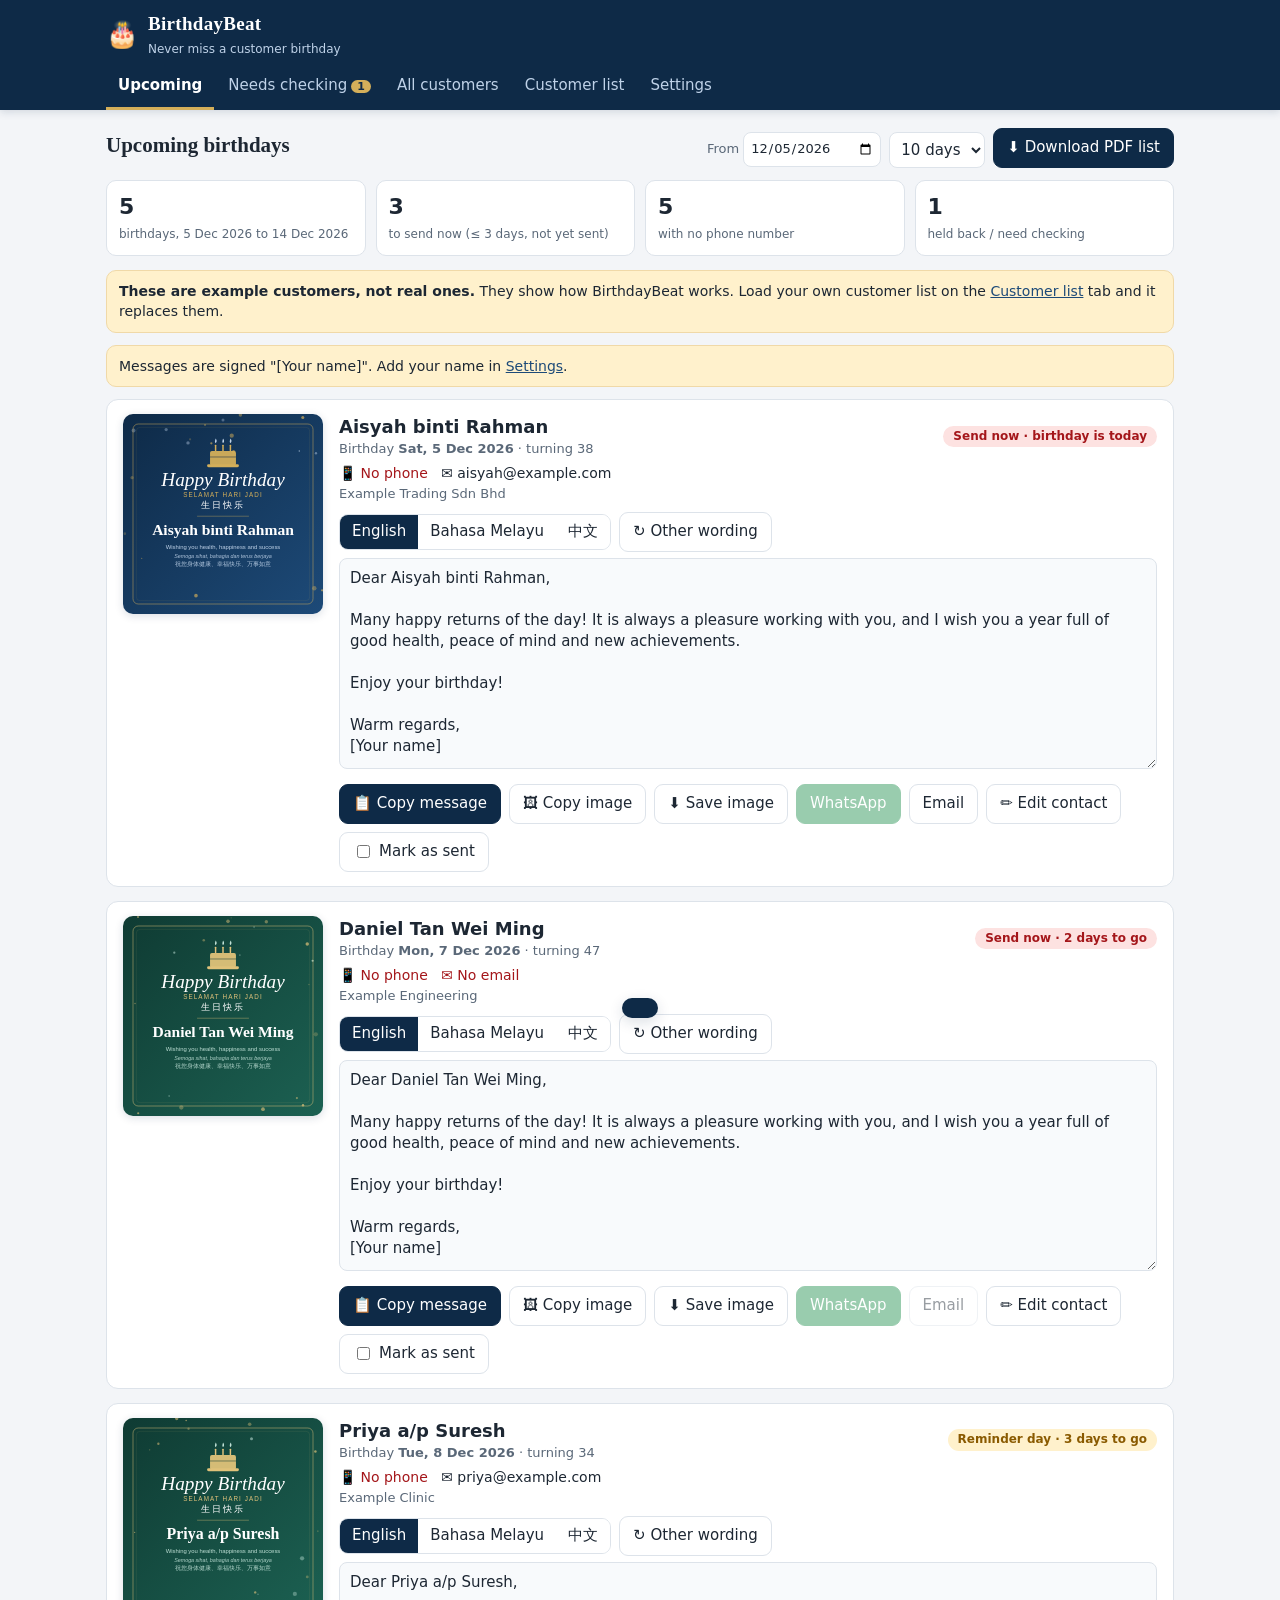
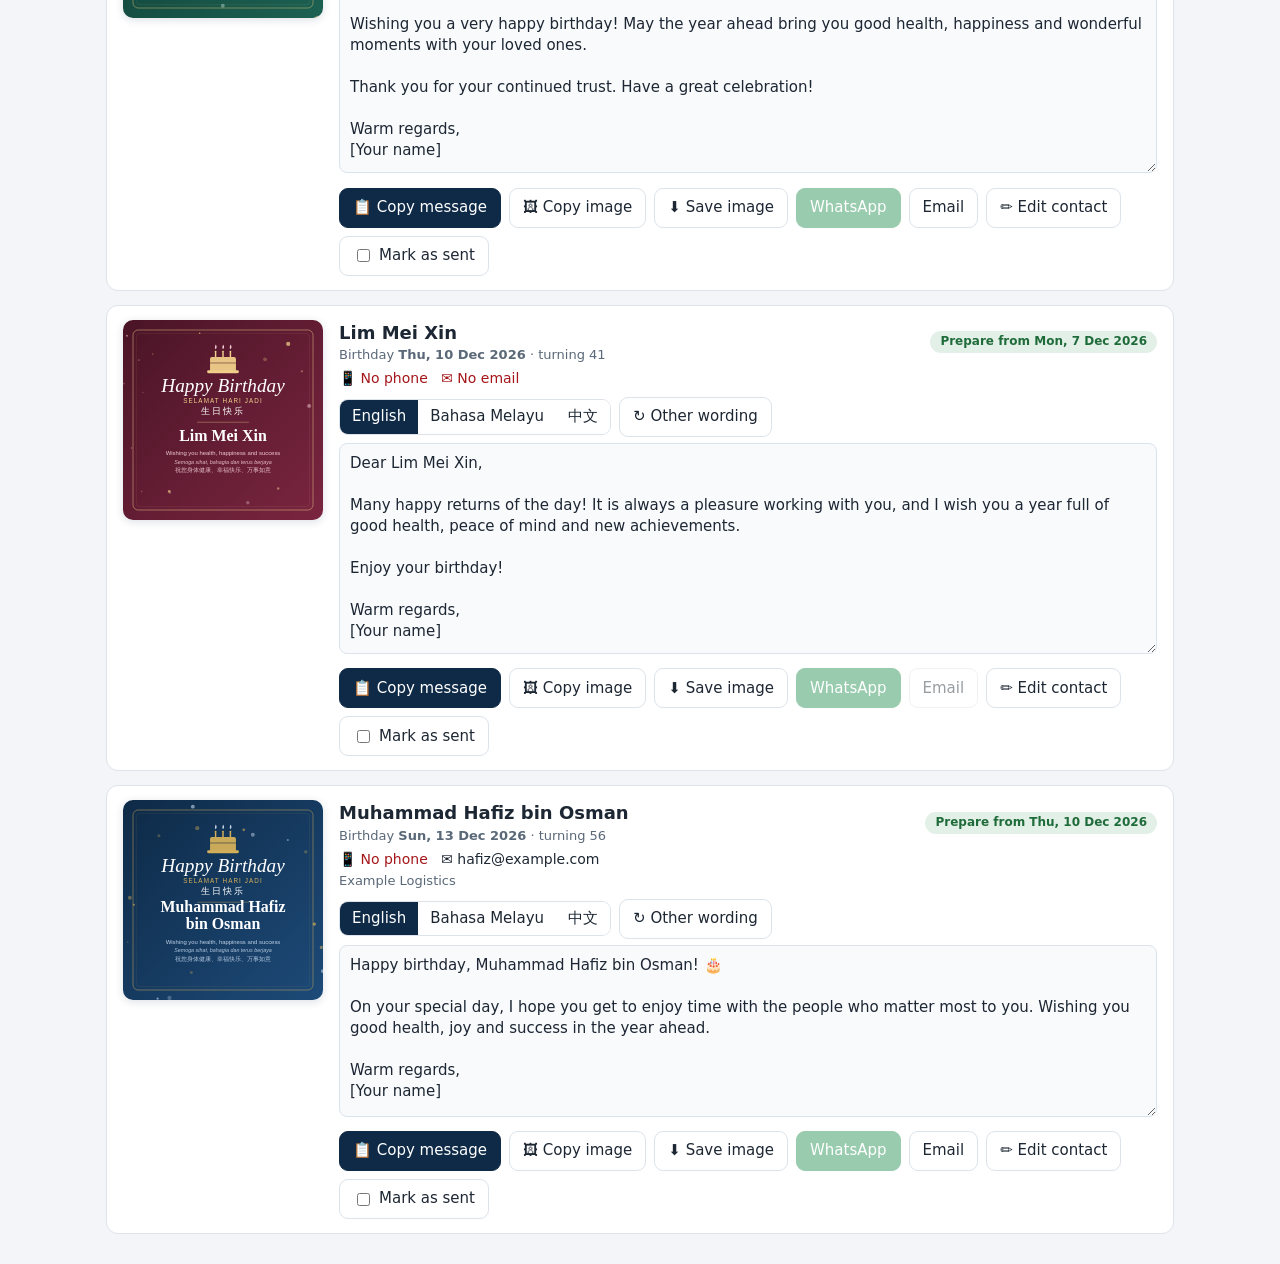
<file: index.html>
<!doctype html>
<html lang="en">
<head>
<meta charset="utf-8">
<meta name="viewport" content="width=device-width, initial-scale=1, viewport-fit=cover">
<meta name="theme-color" content="#0E2A47">
<meta name="description" content="Never miss a customer birthday: upcoming birthdays with English, Malay and Chinese wishes and a card image.">
<meta name="apple-mobile-web-app-capable" content="yes">
<meta name="mobile-web-app-capable" content="yes">
<meta name="apple-mobile-web-app-status-bar-style" content="black-translucent">
<meta name="apple-mobile-web-app-title" content="BirthdayBeat">
<title>BirthdayBeat</title>
<link rel="manifest" href="manifest.webmanifest">
<link rel="icon" type="image/png" href="icons/icon-192.png">
<link rel="apple-touch-icon" href="icons/apple-touch-icon.png">
<link rel="stylesheet" href="styles.css">
</head>
<body>
<header class="bar"><div class="bar-in">
  <div class="brand"><span class="logo" aria-hidden="true">🎂</span><div><b>BirthdayBeat</b><small>Never miss a customer birthday</small></div></div>
  <nav id="tabs" class="tabs"></nav>
</div></header>
<main id="app"></main>
<div id="toast" class="toast" role="status" aria-live="polite"></div>
<script src="lib/xlsx.full.min.js"></script>
<script src="core.js"></script>
<script src="app.js"></script>
<script>
  // Installable app (phone home screen, offline). Skipped when opened as a local file.
  if ('serviceWorker' in navigator && location.protocol === 'https:') navigator.serviceWorker.register('sw.js').catch(function () {});
</script>
</body>
</html>
</file>
<file: styles.css>
/* Layout: sticky navy header with tabs; one centred working column of customer panels. */
:root{
  --navy:#0E2A47;--navy2:#1D4A78;--gold:#D4AF5A;--on-navy:#fff;--on-navy-mute:#BFD2E8;
  --bg:#F3F5F8;--card:#fff;--field:#fff;--sunk:#f8fafc;--ink:#1d2733;--mute:#5a6878;--line:#dde3ea;--link:#1D4A78;
  --pri:#0E2A47;--pri-hover:#1D4A78;--on-pri:#fff;
  --red:#a4161a;--redbg:#fde2e1;--redline:#f1b5b5;--amb:#8a5a00;--ambbg:#fff1cc;--ambline:#f0d9a8;--grn:#1f6b3a;--grnbg:#e3f0e8;--grnline:#bfdcc9;
  --sent:#1D4A78;--sentbg:#e6ecf5;--wa:#1f8f4e;--shadow:rgba(14,42,71,.15);--scrim:rgba(10,20,35,.45);
  --serif:Georgia,'Times New Roman',serif;--sans:'Segoe UI',Roboto,system-ui,Arial,'Microsoft YaHei','PingFang SC','Noto Sans SC',sans-serif;
}
@media (prefers-color-scheme:dark){:root:not([data-theme="light"]){
  --navy:#0B1F36;--navy2:#1D4A78;--on-navy-mute:#9fb6d0;
  --bg:#0f1620;--card:#172230;--field:#1c2938;--sunk:#141e2a;--ink:#e6ebf1;--mute:#9aa8b7;--line:#2a394b;--link:#8fb8e6;
  --pri:#D4AF5A;--pri-hover:#e2c27a;--on-pri:#0E2A47;
  --red:#ff9b9b;--redbg:#3a1d22;--redline:#6b2a32;--amb:#f2c96b;--ambbg:#3a2f15;--ambline:#5e4a1d;--grn:#8fd4a7;--grnbg:#163222;--grnline:#28533a;
  --sent:#9cc2ee;--sentbg:#1c2d44;--wa:#22a35a;--shadow:rgba(0,0,0,.4);--scrim:rgba(0,0,0,.6);color-scheme:dark}}
:root[data-theme="dark"]{
  --navy:#0B1F36;--navy2:#1D4A78;--on-navy-mute:#9fb6d0;
  --bg:#0f1620;--card:#172230;--field:#1c2938;--sunk:#141e2a;--ink:#e6ebf1;--mute:#9aa8b7;--line:#2a394b;--link:#8fb8e6;
  --pri:#D4AF5A;--pri-hover:#e2c27a;--on-pri:#0E2A47;
  --red:#ff9b9b;--redbg:#3a1d22;--redline:#6b2a32;--amb:#f2c96b;--ambbg:#3a2f15;--ambline:#5e4a1d;--grn:#8fd4a7;--grnbg:#163222;--grnline:#28533a;
  --sent:#9cc2ee;--sentbg:#1c2d44;--wa:#22a35a;--shadow:rgba(0,0,0,.4);--scrim:rgba(0,0,0,.6);color-scheme:dark}
*{box-sizing:border-box}
html,body{max-width:100%;overflow-x:hidden}
body{margin:0;background:var(--bg);color:var(--ink);font:15px/1.45 var(--sans)}
body::before{content:"";position:fixed;inset:0 0 auto;height:env(safe-area-inset-top,0px);z-index:10;background:var(--navy)}
a{color:var(--link)}
button,input,select,textarea{font:inherit;color:inherit}
:focus-visible{outline:2px solid var(--gold);outline-offset:2px}
.bar{background:var(--navy);color:var(--on-navy);position:sticky;top:env(safe-area-inset-top,0px);z-index:5;box-shadow:0 2px 8px var(--shadow)}
.bar-in{max-width:1100px;margin:0 auto;padding-left:max(16px,env(safe-area-inset-left,0px));padding-right:max(16px,env(safe-area-inset-right,0px))}
.brand{display:flex;align-items:center;gap:10px;padding-block:10px 6px;max-width:1100px;margin:0 auto}
.brand .logo{font-size:26px}.brand b{display:block;font-family:var(--serif);font-size:19px;letter-spacing:.3px}.brand small{color:var(--on-navy-mute);font-size:12px}
.tabs{display:flex;gap:2px;overflow-x:auto;max-width:1100px;margin:0 auto;scrollbar-width:none}
.tabs button{background:none;border:0;color:var(--on-navy-mute);padding:10px 12px;border-bottom:3px solid transparent;white-space:nowrap;cursor:pointer}
.tabs button.on{color:var(--on-navy);border-color:var(--gold);font-weight:600}
.tabs .n{background:var(--gold);color:#0E2A47;border-radius:10px;padding:0 6px;font-size:11px;font-weight:700;margin-left:4px}
main{max-width:1100px;margin:0 auto;padding-block:16px;padding-left:max(16px,env(safe-area-inset-left,0px));padding-right:max(16px,env(safe-area-inset-right,0px))}
h2{font-family:var(--serif);color:var(--ink);margin:4px 0 10px;font-size:21px;text-wrap:balance}
h3{margin:0 0 6px;font-size:16px;color:var(--ink)}
.panel{background:var(--card);border:1px solid var(--line);border-radius:12px;padding:14px 16px;margin-bottom:14px;min-width:0}
.mute{color:var(--mute)}.small{font-size:13px}
.btn{display:inline-flex;align-items:center;justify-content:center;gap:6px;border:1px solid var(--line);background:var(--field);border-radius:9px;padding:8px 13px;cursor:pointer;min-height:40px;text-decoration:none;color:var(--ink);font-weight:500}
.btn:hover{border-color:var(--navy2)}
.btn.pri{background:var(--pri);border-color:var(--pri);color:var(--on-pri)}.btn.pri:hover{background:var(--pri-hover)}
.btn.wa{background:var(--wa);border-color:var(--wa);color:#fff}
.btn.dis,.btn:disabled{opacity:.45;pointer-events:none}
.btn.danger{color:var(--red);border-color:var(--redline)}
.row{display:flex;gap:8px;flex-wrap:wrap;align-items:center}
.grid2{display:grid;grid-template-columns:1fr 1fr;gap:10px}
label.f{display:block;font-size:13px;color:var(--mute);margin-bottom:8px}
label.f input,label.f select,label.f textarea,input[type=date],select,input[data-set],input[data-fix]{display:block;width:100%;margin-top:3px;padding:8px 10px;border:1px solid var(--line);border-radius:8px;background:var(--field);color:var(--ink)}
input[type=date],.row select,input[data-fix]{display:inline-block;width:auto}
.drop{border:2px dashed var(--line);border-radius:12px;padding:22px;text-align:center;background:var(--sunk)}
.badge{display:inline-block;font-size:12px;font-weight:600;border-radius:20px;padding:2px 10px;white-space:nowrap}
.b-late{background:var(--redbg);color:var(--red)}.b-today{background:var(--ambbg);color:var(--amb)}.b-soon{background:var(--grnbg);color:var(--grn)}.b-sent{background:var(--sentbg);color:var(--sent)}.b-held{background:var(--sunk);color:var(--mute)}
.cust{display:grid;grid-template-columns:200px minmax(0,1fr);gap:16px}
.cust img.cardimg{width:200px;height:200px;border-radius:10px;display:block;box-shadow:0 2px 8px var(--shadow);max-width:100%}
.cust .nm{font-size:18px;font-weight:700;color:var(--ink)}
.cust textarea{width:100%;min-height:170px;border:1px solid var(--line);border-radius:8px;padding:9px 10px;background:var(--sunk);color:var(--ink);resize:vertical;line-height:1.4}
.seg{display:inline-flex;border:1px solid var(--line);border-radius:9px;overflow:hidden}.seg button{border:0;background:var(--field);padding:6px 12px;cursor:pointer}.seg button.on{background:var(--pri);color:var(--on-pri)}
.warn{background:var(--ambbg);border:1px solid var(--ambline);border-radius:10px;padding:10px 12px;margin-bottom:12px;font-size:14px}
.bad{background:var(--redbg);border:1px solid var(--redline);border-radius:10px;padding:10px 12px;margin-bottom:12px;font-size:14px}
.ok{background:var(--grnbg);border:1px solid var(--grnline);border-radius:10px;padding:10px 12px;margin-bottom:12px;font-size:14px}
.tablewrap{overflow-x:auto}
table{width:100%;border-collapse:collapse;font-size:14px}th,td{text-align:left;padding:7px 8px;border-bottom:1px solid var(--line);vertical-align:top}th{color:var(--mute);font-weight:600;font-size:12px;text-transform:uppercase;letter-spacing:.04em}
.stats{display:grid;grid-template-columns:repeat(4,minmax(0,1fr));gap:10px;margin-bottom:14px}.stats div{background:var(--card);border:1px solid var(--line);border-radius:10px;padding:10px 12px}.stats b{display:block;font-size:22px;color:var(--ink);font-variant-numeric:tabular-nums}.stats span{font-size:12px;color:var(--mute)}
.toast{position:fixed;left:50%;bottom:calc(22px + env(safe-area-inset-bottom,0px));transform:translateX(-50%) translateY(140px);background:var(--navy);color:#fff;padding:10px 18px;border-radius:24px;transition:transform .25s;z-index:20;max-width:90vw;text-align:center;box-shadow:0 4px 14px var(--shadow)}
.toast.show{transform:translateX(-50%) translateY(0)}
.modal{position:fixed;inset:0;background:var(--scrim);display:flex;align-items:center;justify-content:center;z-index:30;padding:16px}
.dlg{background:var(--card);color:var(--ink);border:1px solid var(--line);border-radius:14px;padding:18px;max-width:440px;width:100%;box-shadow:0 10px 30px var(--shadow)}.dlg p{margin:0 0 14px}
.empty{text-align:center;padding:30px;color:var(--mute)}
.contact{font-size:14px;margin:4px 0 8px;overflow-wrap:anywhere}.contact .miss{color:var(--red)}
.held{opacity:.75}
textarea.scan{width:100%;min-height:220px;font-family:Consolas,monospace;font-size:13px;background:var(--field);color:var(--ink);border:1px solid var(--line);border-radius:8px}
@media (prefers-reduced-motion:reduce){.toast{transition:none}}
@media (max-width:720px){
  .cust{grid-template-columns:minmax(0,1fr)}
  .cust img.cardimg{width:100%;height:auto;max-width:340px;margin:0 auto}
  .stats{grid-template-columns:1fr 1fr}
  .grid2{grid-template-columns:1fr}
  .btn{flex:1 1 auto}
  table.resp thead{display:none}table.resp tr{display:block;border-bottom:1px solid var(--line);padding:6px 0}table.resp td{display:block;border:0;padding:2px 4px}
}
</file>
